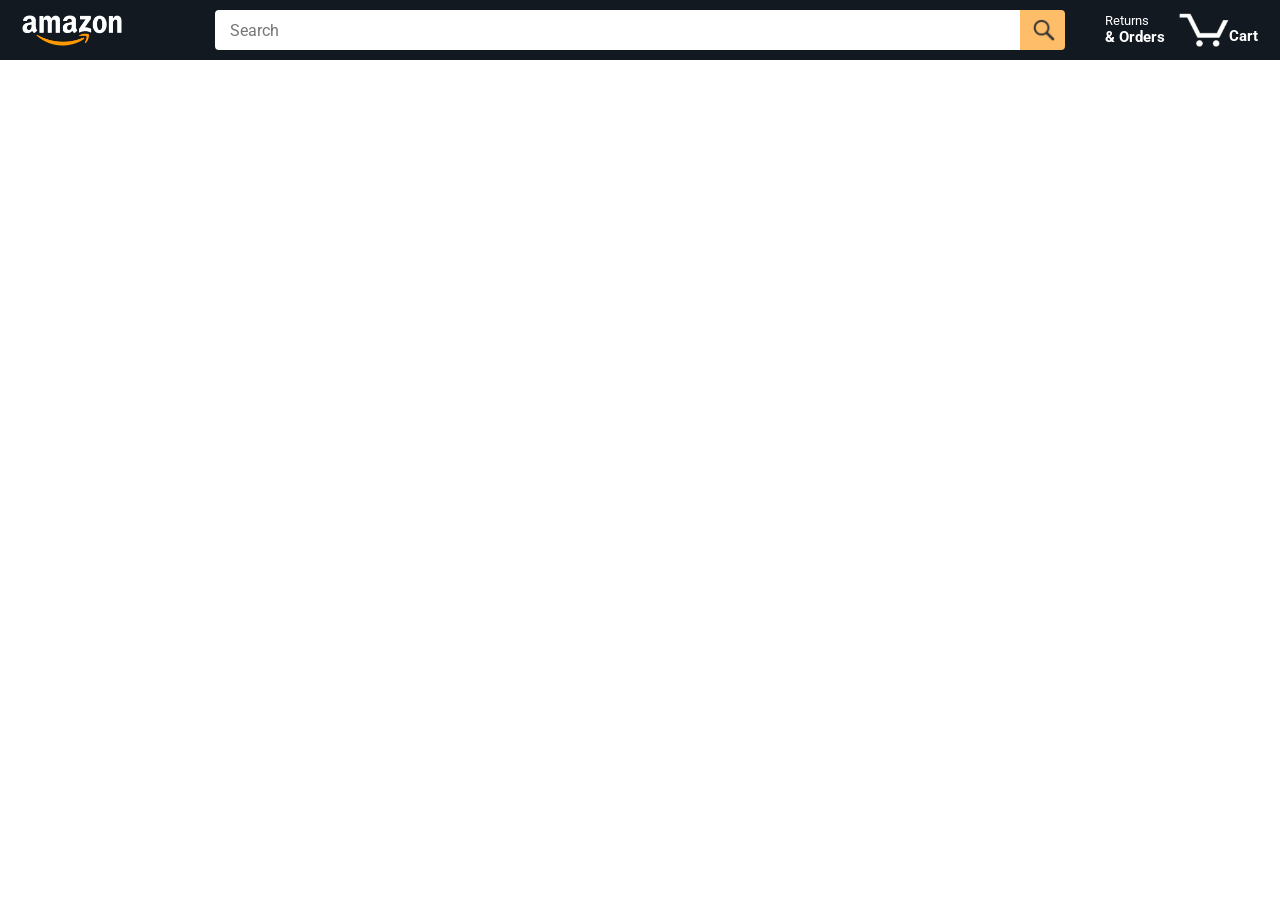
<file: index.html>
<!DOCTYPE html>
<html>
  <head>
    <title>Amazon Project</title>

    <!-- This code is needed for responsive design to work.
      (Responsive design = make the website look good on
      smaller screen sizes like a phone or a tablet). -->
    <meta name="viewport" content="width=device-width, initial-scale=1">

    <!-- Load a font called Roboto from Google Fonts. -->
    <link rel="preconnect" href="https://fonts.googleapis.com">
    <link rel="preconnect" href="https://fonts.gstatic.com" crossorigin>
    <link href="https://fonts.googleapis.com/css2?family=Roboto:wght@400;500;700&display=swap" rel="stylesheet">

    <!-- Here are the CSS files for this page. -->
    <link rel="stylesheet" href="styles/shared/general.css">
    <link rel="stylesheet" href="styles/shared/amazon-header.css">
    <link rel="stylesheet" href="styles/pages/amazon.css">
  </head>
  <body>
    <div class="amazon-header">
      <div class="amazon-header-left-section">
        <a href="amazon.html" class="header-link">
          <img class="amazon-logo"
            src="images/amazon-logo-white.png">
          <img class="amazon-mobile-logo"
            src="images/amazon-mobile-logo-white.png">
        </a>
      </div>

      <div class="amazon-header-middle-section">
        <input class="search-bar" type="text" placeholder="Search">

        <button class="search-button">
          <img class="search-icon" src="images/icons/search-icon.png">
        </button>
      </div>

      <div class="amazon-header-right-section">
        <a class="orders-link header-link" href="orders.html">
          <span class="returns-text">Returns</span>
          <span class="orders-text">& Orders</span>
        </a>

        <a class="cart-link header-link" href="checkout.html">
          <img class="cart-icon" src="images/icons/cart-icon.png">
          <div class="cart-quantity js-cart-quantity"></div>
          <div class="cart-text">Cart</div>
        </a>
      </div>
    </div>
    
    <div class="main">
      <div class="products-grid js-products-grid">
      </div>
    </div>
<script type="module" src="scripts/amazon.js"></script>
  </body>
</html>
</file>
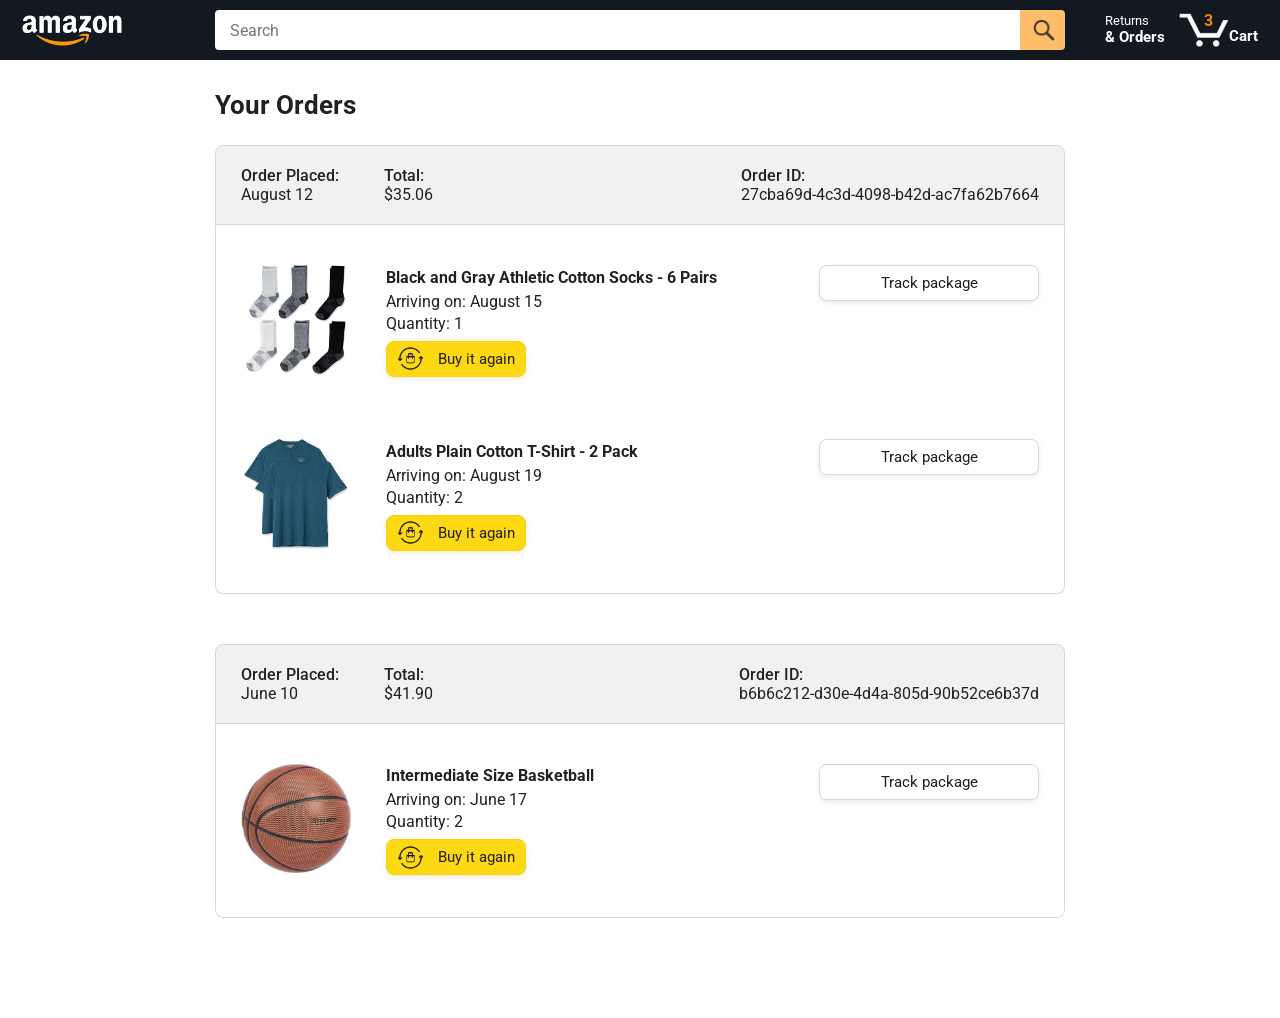
<file: orders.html>
<!DOCTYPE html>
<html>
  <head>
    <title>Orders</title>

    <!-- This code is needed for responsive design to work.
      (Responsive design = make the website look good on
      smaller screen sizes like a phone or a tablet). -->
    <meta name="viewport" content="width=device-width, initial-scale=1">

    <!-- Load a font called Roboto from Google Fonts. -->
    <link rel="preconnect" href="https://fonts.googleapis.com">
    <link rel="preconnect" href="https://fonts.gstatic.com" crossorigin>
    <link href="https://fonts.googleapis.com/css2?family=Roboto:wght@400;500;700&display=swap" rel="stylesheet">

    <!-- Here are the CSS files for this page. -->
    <link rel="stylesheet" href="styles/shared/general.css">
    <link rel="stylesheet" href="styles/shared/amazon-header.css">
    <link rel="stylesheet" href="styles/pages/orders.css">
  </head>
  <body>
    <div class="amazon-header">
      <div class="amazon-header-left-section">
        <a href="amazon.html" class="header-link">
          <img class="amazon-logo"
            src="images/amazon-logo-white.png">
          <img class="amazon-mobile-logo"
            src="images/amazon-mobile-logo-white.png">
        </a>
      </div>

      <div class="amazon-header-middle-section">
        <input class="search-bar" type="text" placeholder="Search">

        <button class="search-button">
          <img class="search-icon" src="images/icons/search-icon.png">
        </button>
      </div>

      <div class="amazon-header-right-section">
        <a class="orders-link header-link" href="orders.html">
          <span class="returns-text">Returns</span>
          <span class="orders-text">& Orders</span>
        </a>

        <a class="cart-link header-link" href="checkout.html">
          <img class="cart-icon" src="images/icons/cart-icon.png">
          <div class="cart-quantity">3</div>
          <div class="cart-text">Cart</div>
        </a>
      </div>
    </div>

    <div class="main">
      <div class="page-title">Your Orders</div>

      <div class="orders-grid">
        <div class="order-container">
          
          <div class="order-header">
            <div class="order-header-left-section">
              <div class="order-date">
                <div class="order-header-label">Order Placed:</div>
                <div>August 12</div>
              </div>
              <div class="order-total">
                <div class="order-header-label">Total:</div>
                <div>$35.06</div>
              </div>
            </div>

            <div class="order-header-right-section">
              <div class="order-header-label">Order ID:</div>
              <div>27cba69d-4c3d-4098-b42d-ac7fa62b7664</div>
            </div>
          </div>

          <div class="order-details-grid">
            <div class="product-image-container">
              <img src="images/products/athletic-cotton-socks-6-pairs.jpg">
            </div>

            <div class="product-details">
              <div class="product-name">
                Black and Gray Athletic Cotton Socks - 6 Pairs
              </div>
              <div class="product-delivery-date">
                Arriving on: August 15
              </div>
              <div class="product-quantity">
                Quantity: 1
              </div>
              <button class="buy-again-button button-primary">
                <img class="buy-again-icon" src="images/icons/buy-again.png">
                <span class="buy-again-message">Buy it again</span>
              </button>
            </div>

            <div class="product-actions">
              <a href="tracking.html?orderId=123&productId=456">
                <button class="track-package-button button-secondary">
                  Track package
                </button>
              </a>
            </div>

            <div class="product-image-container">
              <img src="images/products/adults-plain-cotton-tshirt-2-pack-teal.jpg">
            </div>

            <div class="product-details">
              <div class="product-name">
                Adults Plain Cotton T-Shirt - 2 Pack
              </div>
              <div class="product-delivery-date">
                Arriving on: August 19
              </div>
              <div class="product-quantity">
                Quantity: 2
              </div>
              <button class="buy-again-button button-primary">
                <img class="buy-again-icon" src="images/icons/buy-again.png">
                <span class="buy-again-message">Buy it again</span>
              </button>
            </div>

            <div class="product-actions">
              <a href="tracking.html">
                <button class="track-package-button button-secondary">
                  Track package
                </button>
              </a>
            </div>
          </div>
        </div>

        <div class="order-container">

          <div class="order-header">
            <div class="order-header-left-section">
              <div class="order-date">
                <div class="order-header-label">Order Placed:</div>
                <div>June 10</div>
              </div>
              <div class="order-total">
                <div class="order-header-label">Total:</div>
                <div>$41.90</div>
              </div>
            </div>

            <div class="order-header-right-section">
              <div class="order-header-label">Order ID:</div>
              <div>b6b6c212-d30e-4d4a-805d-90b52ce6b37d</div>
            </div>
          </div>

          <div class="order-details-grid">
            <div class="product-image-container">
              <img src="images/products/intermediate-composite-basketball.jpg">
            </div>

            <div class="product-details">
              <div class="product-name">
                Intermediate Size Basketball
              </div>
              <div class="product-delivery-date">
                Arriving on: June 17
              </div>
              <div class="product-quantity">
                Quantity: 2
              </div>
              <button class="buy-again-button button-primary">
                <img class="buy-again-icon" src="images/icons/buy-again.png">
                <span class="buy-again-message">Buy it again</span>
              </button>
            </div>

            <div class="product-actions">
              <a href="tracking.html">
                <button class="track-package-button button-secondary">
                  Track package
                </button>
              </a>
            </div>
          </div>
        </div>
      </div>
    </div>
  </body>
</html>
</file>
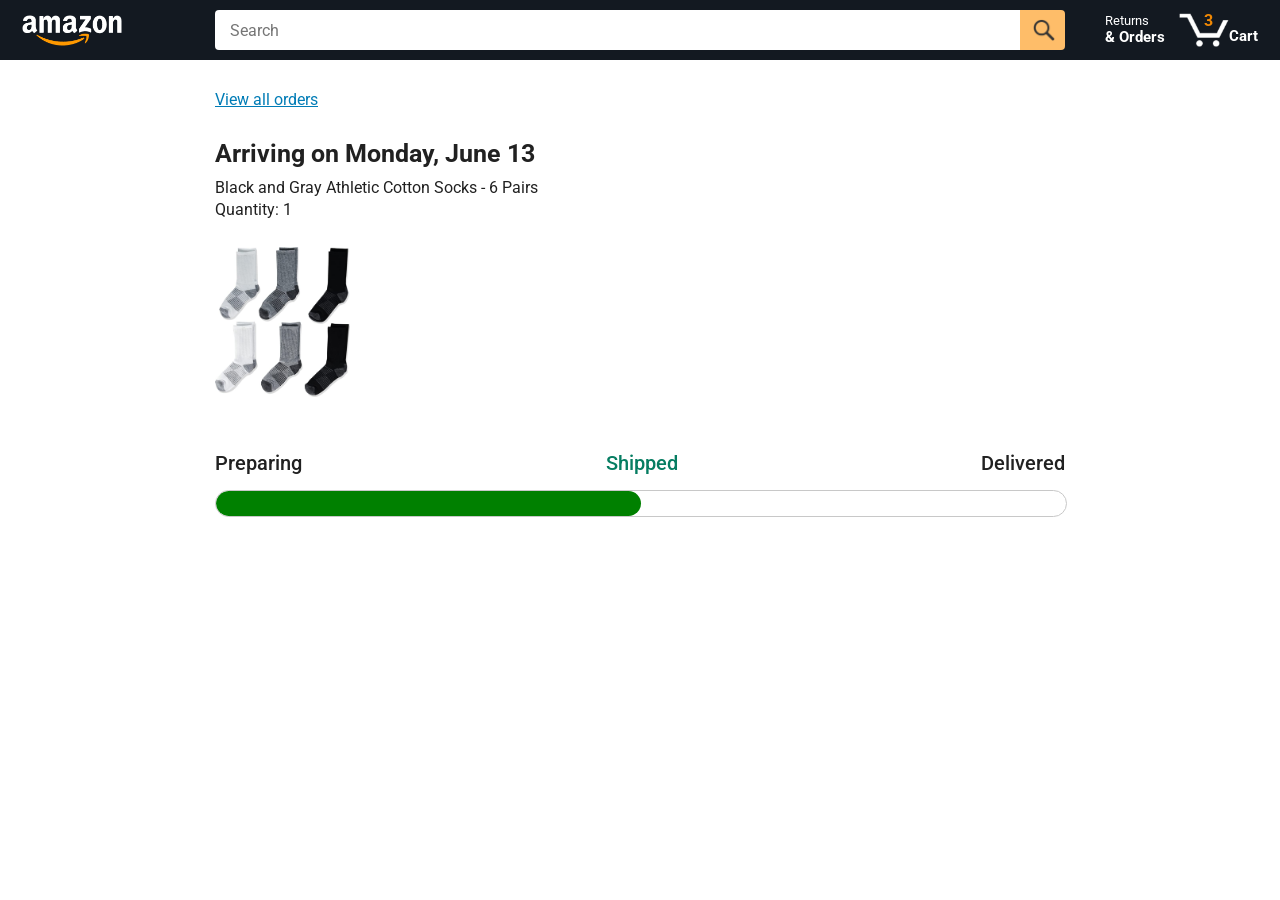
<file: tracking.html>
<!DOCTYPE html>
<html>
  <head>
    <title>Tracking</title>

    <!-- This code is needed for responsive design to work.
      (Responsive design = make the website look good on
      smaller screen sizes like a phone or a tablet). -->
    <meta name="viewport" content="width=device-width, initial-scale=1">

    <!-- Load a font called Roboto from Google Fonts. -->
    <link rel="preconnect" href="https://fonts.googleapis.com">
    <link rel="preconnect" href="https://fonts.gstatic.com" crossorigin>
    <link href="https://fonts.googleapis.com/css2?family=Roboto:wght@400;500;700&display=swap" rel="stylesheet">

    <!-- Here are the CSS files for this page. -->
    <link rel="stylesheet" href="styles/shared/general.css">
    <link rel="stylesheet" href="styles/shared/amazon-header.css">
    <link rel="stylesheet" href="styles/pages/tracking.css">
  </head>
  <body>
    <div class="amazon-header">
      <div class="amazon-header-left-section">
        <a href="amazon.html" class="header-link">
          <img class="amazon-logo"
            src="images/amazon-logo-white.png">
          <img class="amazon-mobile-logo"
            src="images/amazon-mobile-logo-white.png">
        </a>
      </div>

      <div class="amazon-header-middle-section">
        <input class="search-bar" type="text" placeholder="Search">

        <button class="search-button">
          <img class="search-icon" src="images/icons/search-icon.png">
        </button>
      </div>

      <div class="amazon-header-right-section">
        <a class="orders-link header-link" href="orders.html">
          <span class="returns-text">Returns</span>
          <span class="orders-text">& Orders</span>
        </a>

        <a class="cart-link header-link" href="checkout.html">
          <img class="cart-icon" src="images/icons/cart-icon.png">
          <div class="cart-quantity">3</div>
          <div class="cart-text">Cart</div>
        </a>
      </div>
    </div>

    <div class="main">
      <div class="order-tracking">
        <a class="back-to-orders-link link-primary" href="orders.html">
          View all orders
        </a>

        <div class="delivery-date">
          Arriving on Monday, June 13
        </div>

        <div class="product-info">
          Black and Gray Athletic Cotton Socks - 6 Pairs
        </div>

        <div class="product-info">
          Quantity: 1
        </div>

        <img class="product-image" src="images/products/athletic-cotton-socks-6-pairs.jpg">

        <div class="progress-labels-container">
          <div class="progress-label">
            Preparing
          </div>
          <div class="progress-label current-status">
            Shipped
          </div>
          <div class="progress-label">
            Delivered
          </div>
        </div>

        <div class="progress-bar-container">
          <div class="progress-bar"></div>
        </div>
      </div>
    </div>
    <script>
      const url= new URL(window.location.href);
      console.log(url.searchParams.get('orderId'));
      console.log(url.searchParams.get('productId'));
    </script>
  </body>
</html>
</file>
<file: styles/shared/general.css>
body {
  font-family: Roboto, Arial;
  color: rgb(33, 33, 33);
  /* The <body> element has a default margin of 8px
     on all sides. This removes the default margins. */
  margin: 0;
}

/* <p> elements have a default margin on the top
   and bottom. This removes the default margins. */
p {
  margin: 0;
}

button {
  cursor: pointer;
}

select {
  cursor: pointer;
}

input, select, button {
  font-family: Roboto, Arial;
}

.button-primary {
  color: rgb(33, 33, 33);
  background-color: rgb(255, 216, 20);
  border: 1px solid rgb(252, 210, 0);
  border-radius: 8px;
  cursor: pointer;
  box-shadow: 0 2px 5px rgba(213, 217, 217, 0.5);
}

.button-primary:hover {
  background-color: rgb(247, 202, 0);
  border: 1px solid rgb(242, 194, 0);
}

.button-primary:active {
  background: rgb(255, 216, 20);
  border-color: rgb(252, 210, 0);
  box-shadow: none;
}

.button-secondary {
  color: rgb(33, 33, 33);
  background: white;
  border: 1px solid rgb(213, 217, 217);
  border-radius: 8px;
  cursor: pointer;
  box-shadow: 0 2px 5px rgba(213, 217, 217, 0.5);
}

.button-secondary:hover {
  background-color: rgb(247, 250, 250);
}

.button-secondary:active {
  background-color: rgb(237, 253, 255);
  box-shadow: none;
}

/* These styles will limit text to 2 lines. Anything
   beyond 2 lines will be replaced with "..."
   You can find this code by using an A.I. tool or by
   searching in Google.
   https://css-tricks.com/almanac/properties/l/line-clamp/ */
.limit-text-to-2-lines {
  display: -webkit-box;
  -webkit-line-clamp: 2;
  -webkit-box-orient: vertical;
  overflow: hidden;
}

.link-primary {
  color: rgb(1, 124, 182);
  cursor: pointer;
}

.link-primary:hover {
  color: rgb(196, 80, 0);
}

/* Styles for dropdown selectors. */
select {
  color: rgb(33, 33, 33);
  background-color: rgb(240, 240, 240);
  border: 1px solid rgb(213, 217, 217);
  border-radius: 8px;
  padding: 3px 5px;
  font-size: 15px;
  cursor: pointer;
  box-shadow: 0 2px 5px rgba(213, 217, 217, 0.5);
}

select:focus,
input:focus {
  outline: 2px solid rgb(255, 153, 0);
}
</file>
<file: styles/shared/amazon-header.css>
.amazon-header {
  background-color: rgb(19, 25, 33);
  color: white;
  padding-left: 15px;
  padding-right: 15px;

  display: flex;
  align-items: center;
  justify-content: space-between;

  position: fixed;
  top: 0;
  left: 0;
  right: 0;
  height: 60px;
}

.amazon-header-left-section {
  width: 180px;
}

@media (max-width: 800px) {
  .amazon-header-left-section {
    width: unset;
  }
}

.header-link {
  display: inline-block;
  padding: 6px;
  border-radius: 2px;
  cursor: pointer;
  text-decoration: none;
  border: 1px solid rgba(0, 0, 0, 0);
}

.header-link:hover {
  border: 1px solid white;
}

.amazon-logo {
  width: 100px;
  margin-top: 5px;
}

.amazon-mobile-logo {
  display: none;
}

@media (max-width: 575px) {
  .amazon-logo {
    display: none;
  }

  .amazon-mobile-logo {
    display: block;
    height: 35px;
    margin-top: 5px;
  }
}

.amazon-header-middle-section {
  flex: 1;
  max-width: 850px;
  margin-left: 10px;
  margin-right: 10px;
  display: flex;
}

.search-bar {
  flex: 1;
  width: 0;
  font-size: 16px;
  height: 38px;
  padding-left: 15px;
  border: none;
  border-top-left-radius: 4px;
  border-bottom-left-radius: 4px;
  border-top-right-radius: 0;
  border-bottom-right-radius: 0;
}

.search-button {
  background-color: rgb(254, 189, 105);
  border: none;
  width: 45px;
  height: 40px;
  border-top-right-radius: 4px;
  border-bottom-right-radius: 4px;
  flex-shrink: 0;
}

.search-icon {
  height: 22px;
  margin-left: 2px;
  margin-top: 3px;
}

.amazon-header-right-section {
  width: 180px;
  flex-shrink: 0;
  display: flex;
  justify-content: end;
}

.orders-link {
  color: white;
}

.returns-text {
  display: block;
  font-size: 13px;
}

.orders-text {
  display: block;
  font-size: 15px;
  font-weight: 700;
}

.cart-link {
  color: white;
  display: flex;
  align-items: center;
  position: relative;
}

.cart-icon {
  width: 50px;
}

.cart-text {
  margin-top: 12px;
  font-size: 15px;
  font-weight: 700;
}

.cart-quantity {
  color: rgb(240, 136, 4);
  font-size: 16px;
  font-weight: 700;

  position: absolute;
  top: 4px;
  left: 22px;
  
  width: 26px;
  text-align: center;
}
</file>
<file: styles/pages/amazon.css>
.main {
  margin-top: 60px;
}

.products-grid {
  display: grid;

  /* - In CSS Grid, 1fr means a column will take up the
       remaining space in the grid.
     - If we write 1fr 1fr ... 1fr; 8 times, this will
       divide the grid into 8 columns, each taking up an
       equal amount of the space.
     - repeat(8, 1fr); is a shortcut for repeating "1fr"
       8 times (instead of typing out "1fr" 8 times).
       repeat(...) is a special property that works with
       display: grid; */
  grid-template-columns: repeat(8, 1fr);
}

/* @media is used to create responsive design (making the
   website look good on any screen size). This @media
   means when the screen width is 2000px or less, we
   will divide the grid into 7 columns instead of 8. */
@media (max-width: 2000px) {
  .products-grid {
    grid-template-columns: repeat(7, 1fr);
  }
}

/* This @media means when the screen width is 1600px or
   less, we will divide the grid into 6 columns. */
@media (max-width: 1600px) {
  .products-grid {
    grid-template-columns: repeat(6, 1fr);
  }
}

@media (max-width: 1300px) {
  .products-grid {
    grid-template-columns: repeat(5, 1fr);
  }
}

@media (max-width: 1000px) {
  .products-grid {
    grid-template-columns: repeat(4, 1fr);
  }
}

@media (max-width: 800px) {
  .products-grid {
    grid-template-columns: repeat(3, 1fr);
  }
}

@media (max-width: 575px) {
  .products-grid {
    grid-template-columns: repeat(2, 1fr);
  }
}

@media (max-width: 450px) {
  .products-grid {
    grid-template-columns: 1fr;
  }
}

.product-container {
  padding-top: 40px;
  padding-bottom: 25px;
  padding-left: 25px;
  padding-right: 25px;

  border-right: 1px solid rgb(231, 231, 231);
  border-bottom: 1px solid rgb(231, 231, 231);

  display: flex;
  flex-direction: column;
}

.product-image-container {
  display: flex;
  justify-content: center;
  align-items: center;

  height: 180px;
  margin-bottom: 20px;
}

.product-image {
  /* Images will overflow their container by default. To
    prevent this, we set max-width and max-height to 100%
    so they stay inside their container. */
  max-width: 100%;
  max-height: 100%;
}

.product-name {
  height: 40px;
  margin-bottom: 5px;
}

.product-rating-container {
  display: flex;
  align-items: center;
  margin-bottom: 10px;
}

.product-rating-stars {
  width: 100px;
  margin-right: 6px;
}

.product-rating-count {
  color: rgb(1, 124, 182);
  cursor: pointer;
  margin-top: 3px;
}

.product-price {
  font-weight: 700;
  margin-bottom: 10px;
}

.product-quantity-container {
  margin-bottom: 17px;
}

.product-spacer {
  flex: 1;
}

.added-to-cart {
  color: rgb(6, 125, 98);
  font-size: 16px;

  display: flex;
  align-items: center;
  margin-bottom: 8px;

  /* At first, the "Added to cart" message will
     be invisible. Use JavaScript to change the
     opacity and make it visible. */
  opacity: 0;
}

.added-to-cart img {
  height: 20px;
  margin-right: 5px;
}

.add-to-cart-button {
  width: 100%;
  padding: 8px;
  border-radius: 50px;
}
.added-to-cart-visible{
  opacity: 1;
}
</file>
<file: styles/pages/orders.css>
.main {
  max-width: 850px;
  margin-top: 90px;
  margin-bottom: 100px;
  padding-left: 20px;
  padding-right: 20px;

  /* margin-left: auto;
     margin-right auto;
     Is a trick for centering an element horizontally
     without needing a container. */
  margin-left: auto;
  margin-right: auto;
}

.page-title {
  font-weight: 700;
  font-size: 26px;
  margin-bottom: 25px;
}

.orders-grid {
  display: grid;
  grid-template-columns: 1fr;
  row-gap: 50px;
}

.order-header {
  background-color: rgb(240, 242, 242);
  border: 1px solid rgb(213, 217, 217);

  display: flex;
  align-items: center;
  justify-content: space-between;

  padding: 20px 25px;
  border-top-left-radius: 8px;
  border-top-right-radius: 8px;
}

.order-header-left-section {
  display: flex;
  flex-shrink: 0;
}

.order-header-label {
  font-weight: 500;
}

.order-date,
.order-total {
  margin-right: 45px;
}

.order-header-right-section {
  flex-shrink: 1;
}

@media (max-width: 575px) {
  .order-header {
    flex-direction: column;
    align-items: start;
    line-height: 23px;
    padding: 15px;
  }

  .order-header-left-section {
    flex-direction: column;
  }

  .order-header-label {
    margin-right: 5px;
  }

  .order-date,
  .order-total {
    display: grid;
    grid-template-columns: auto 1fr;
    margin-right: 0;
  }

  .order-header-right-section {
    display: grid;
    grid-template-columns: auto 1fr;
  }
}

.order-details-grid {
  padding: 40px 25px;
  border: 1px solid rgb(213, 217, 217);
  border-top: none;
  border-bottom-left-radius: 8px;
  border-bottom-right-radius: 8px;

  display: grid;
  grid-template-columns: 110px 1fr 220px;
  column-gap: 35px;
  row-gap: 60px;
  align-items: center;
}

@media (max-width: 800px) {
  .order-details-grid {
    grid-template-columns: 110px 1fr;
    row-gap: 0;
    padding-bottom: 8px;
  }
}

@media (max-width: 450px) {
  .order-details-grid {
    grid-template-columns: 1fr;
  }
}

.product-image-container {
  text-align: center;
}

.product-image-container img {
  max-width: 110px;
  max-height: 110px;
}

.product-name {
  font-weight: 700;
  margin-bottom: 5px;
}

.product-delivery-date {
  margin-bottom: 3px;
}

.product-quantity {
  margin-bottom: 8px;
}

.buy-again-button {
  font-size: 15px;
  width: 140px;
  height: 36px;
  border-radius: 8px;

  display: flex;
  align-items: center;
  justify-content: center;
}

.buy-again-icon {
  width: 25px;
  margin-right: 15px;
}

.product-actions {
  align-self: start;
}

.track-package-button {
  width: 100%;
  font-size: 15px;
  padding: 8px;
}

@media (max-width: 800px) {
  .buy-again-button {
    margin-bottom: 10px;
  }

  .product-actions {
    /* grid-column: 2 means this element will be placed
       in column 2 in the grid. (Normally, the column that
       an element is placed in is determined by the order
       of the elements in the HTML. grid-column overrides
       this default ordering). */
    grid-column: 2;
    margin-bottom: 30px;
  }

  .track-package-button {
    width: 140px;
  }
}

@media (max-width: 450px) {
  .product-image-container {
    text-align: center;
    margin-bottom: 25px;
  }

  .product-image-container img {
    max-width: 150px;
    max-height: 150px;
  }

  .product-name {
    margin-bottom: 10px;
  }

  .product-quantity {
    margin-bottom: 15px;
  }

  .buy-again-button {
    width: 100%;
    margin-bottom: 15px;
  }

  .product-actions {
    /* grid-column: auto; undos grid-column: 2; from above.
       This element will now be placed in its normal column
       in the grid. */
    grid-column: auto;
    margin-bottom: 70px;
  }

  .track-package-button {
    width: 100%;
    padding: 12px;
  }
}
</file>
<file: styles/pages/tracking.css>
.main {
  max-width: 850px;
  margin-top: 90px;
  margin-bottom: 100px;
  padding-left: 30px;
  padding-right: 30px;

  /* margin-left: auto;
     margin-right auto;
     Is a trick for centering an element horizontally
     without needing a container. */
  margin-left: auto;
  margin-right: auto;
}

.back-to-orders-link {
  display: inline-block;
  margin-bottom: 30px;
}

.delivery-date {
  font-size: 25px;
  font-weight: 700;
  margin-bottom: 10px;
}

.product-info {
  margin-bottom: 3px;
}

.product-image {
  max-width: 150px;
  max-height: 150px;
  margin-top: 25px;
  margin-bottom: 50px;
}

.progress-labels-container {
  display: flex;
  justify-content: space-between;
  font-size: 20px;
  font-weight: 500;
  margin-bottom: 15px;
}

.current-status {
  color: rgb(6, 125, 98);
}

@media (max-width: 575px) {
  .progress-labels-container {
    font-size: 16px;
  }
}

@media (max-width: 450px) {
  .progress-labels-container {
    flex-direction: column;
    margin-bottom: 5px;
  }

  .progress-label {
    margin-bottom: 3px;
  }
}

.progress-bar-container {
  height: 25px;
  width: 100%;

  border: 1px solid rgb(200, 200, 200);
  border-radius: 50px;
  overflow: hidden;
}

.progress-bar {
  height: 100%;
  background-color: green;
  border-radius: 50px;
  width: 50%;
}
</file>
